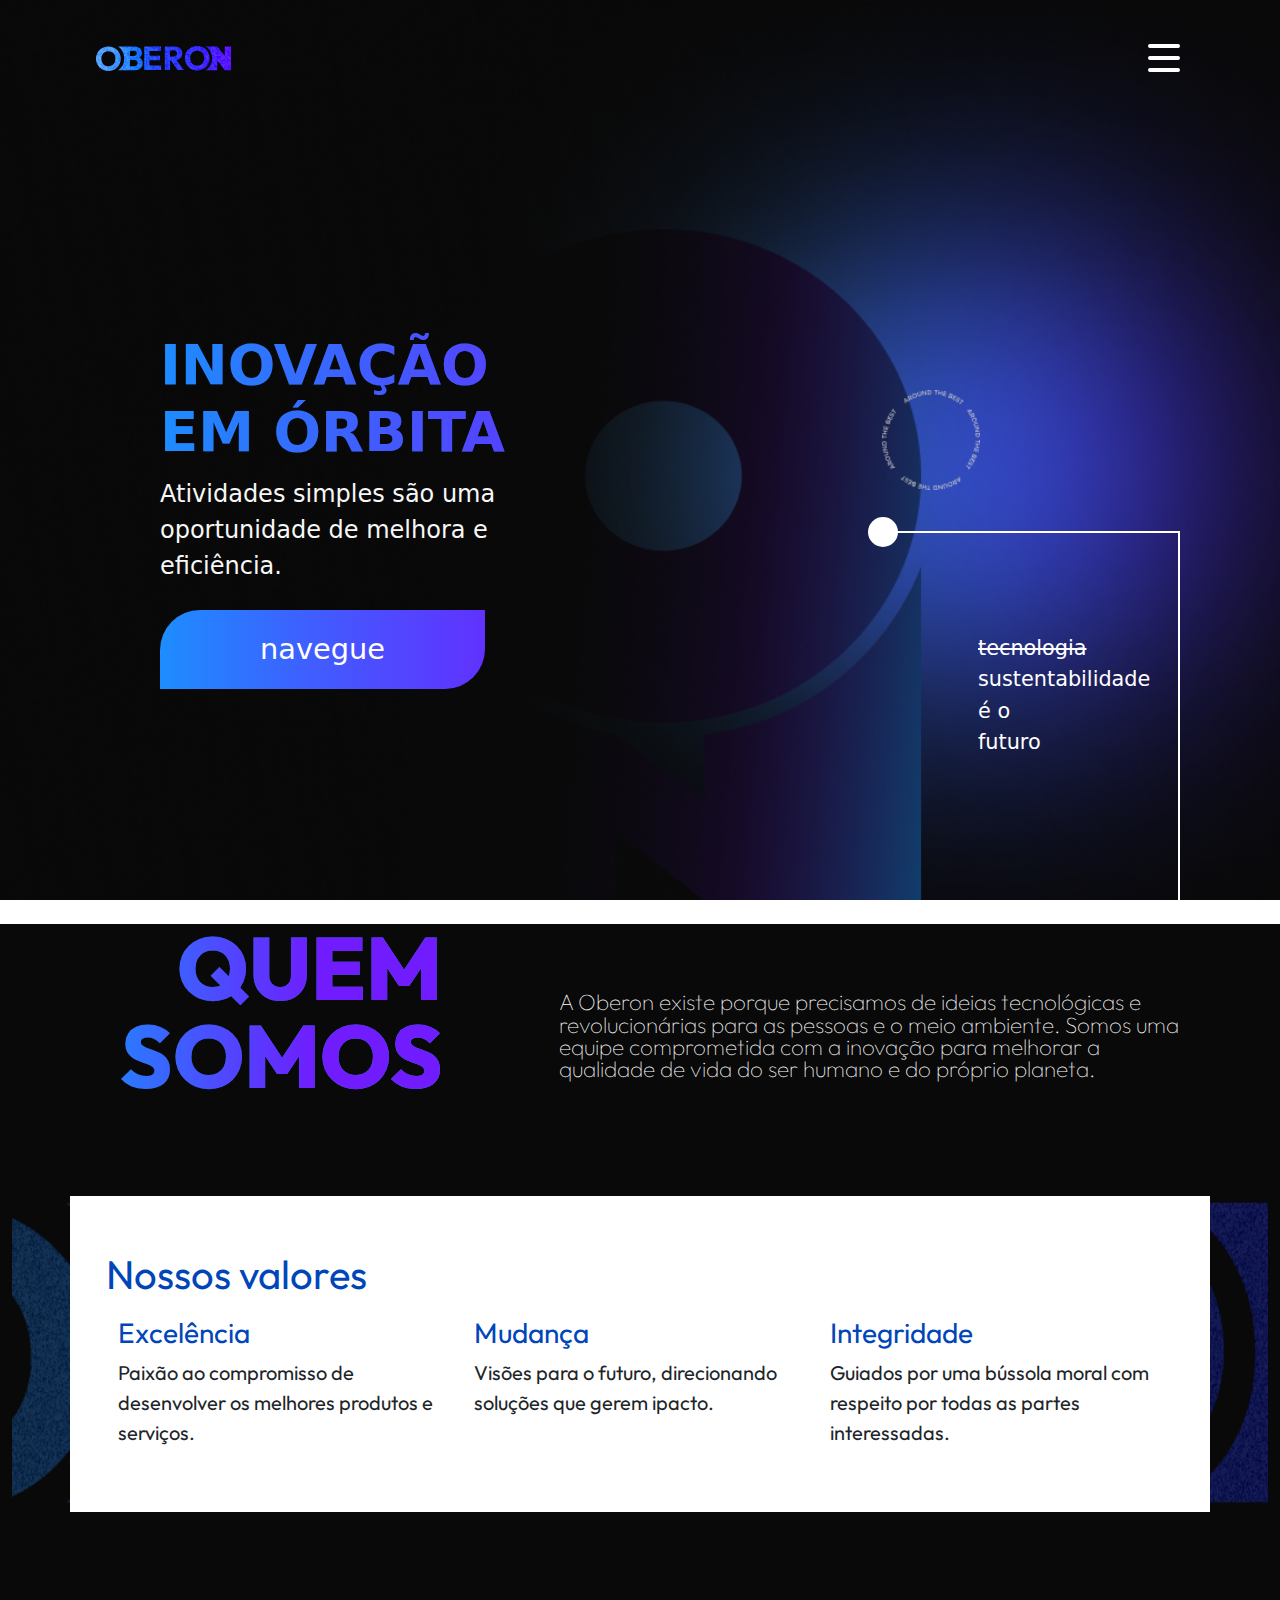
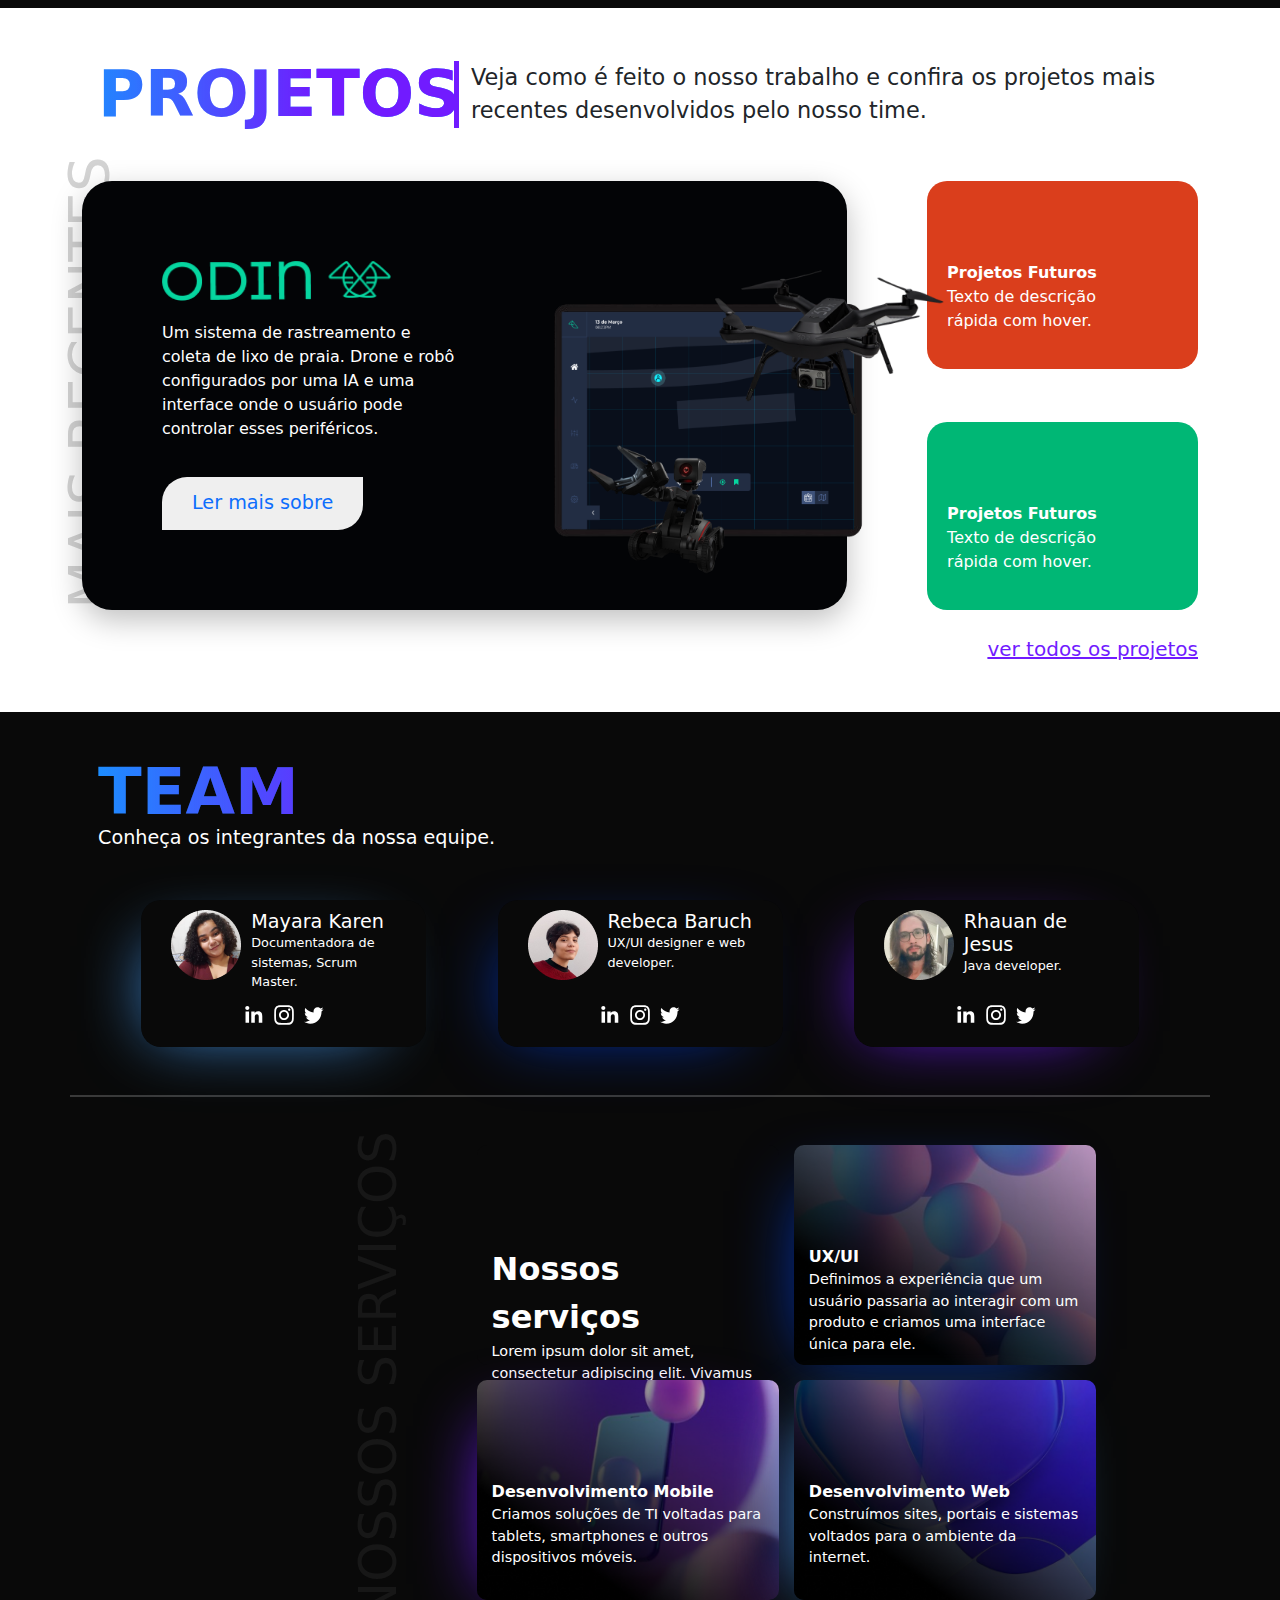
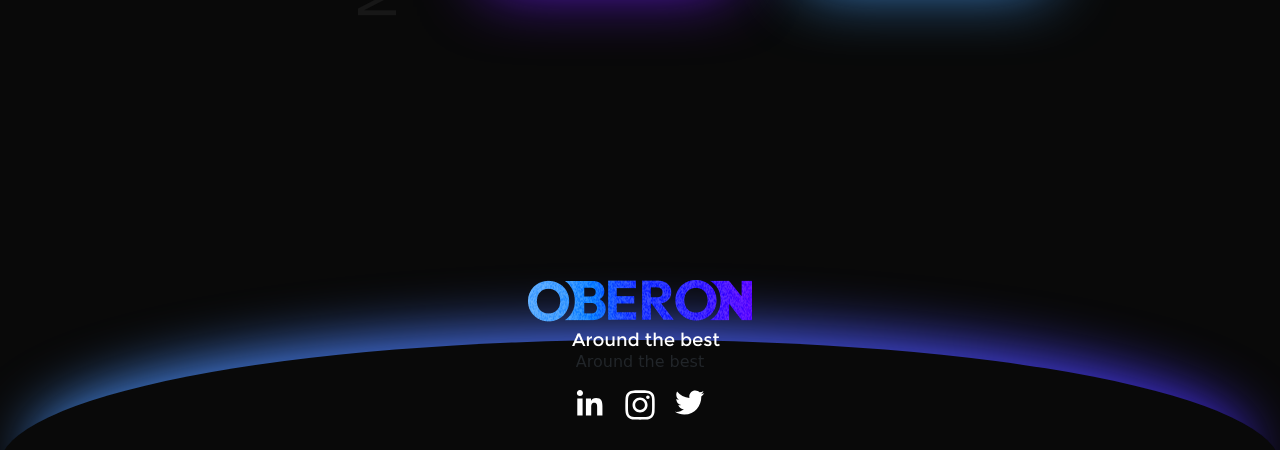
<file: index.html>
<!DOCTYPE html>
<html lang="pt-br">

<head>
    <meta charset="UTF-8">
    <meta http-equiv="X-UA-Compatible" content="IE=edge">
    <meta name="viewport" content="width=device-width, initial-scale=1.0">
    <title>Oberon</title>
    <link rel="stylesheet" href="./assets/css/style.css">
    <link rel="icon" href="./assets/img/fav-icon.png">
    <link rel="stylesheet" href="./assets/css/bootstrap.min.css">
    <script src="./assets/js/script.js" defer></script>
    
    <link rel="preconnect" href="https://fonts.googleapis.com">
    <link rel="preconnect" href="https://fonts.gstatic.com" crossorigin>
    <link href="https://fonts.googleapis.com/css2?family=Outfit:wght@100;300;500;700;900&display=swap" rel="stylesheet">

</head>

<body>
    <section class="hero__section">
        <nav class="nav__container">
            <nav class="navbar">
                <div class="nav__logo">
                    <img src="./assets/img/logo.svg" alt="">
                </div>
                <div class="mobile__menu" onclick="mobileNavBar()">
                    <div class="line1"></div>
                    <div class="line2"></div>
                    <div class="line3"></div>
                </div>
                <ul class="nav__links">
                    <li><a href="#about" onclick="mobileNavBar()">Quem somos</a></li>
                    <li><a href="#projects" onclick="mobileNavBar()">Projetos</a></li>
                    <li><a href="#team" onclick="mobileNavBar()">Nosso Time</a></li>
                    <li><a href="#services" onclick="mobileNavBar()">Serviços</a></li>
                </ul>
            </nav>
        </nav>
        <div class="hero__texts">
            <div class="left">
                <div id="xml"><h1 data-text="title"></h1></div>
                <p class="subtitle"> Atividades simples são uma oportunidade de melhora e eficiência.  </p>
                <a href="#about"><button>navegue</button></a>
            </div>
            <div class="right">
                <img src="./assets/img/hero-circle.png" alt="">
                <div class="line__text">
                    <div class="circle">
                    </div>
                    <p>
                        <strike>tecnologia</strike>
                        sustentabilidade
                        é o futuro
                    </p>
                </div>
            </div>
        </div>
    </section>

    <section id="about" class="about__section container-fluid pb-5">
        <div class="container row mx-auto justify-content-between align-items-center">
            <div class="col-sm-12 col-md-4 about__title mb-5">QUEM SOMOS</div>
            <div class="col-sm-12 col-md-7 about__text">A Oberon existe porque precisamos de ideias tecnológicas e
                revolucionárias para as pessoas e o meio ambiente. Somos uma equipe comprometida com a inovação para
                melhorar a qualidade de vida do ser humano e do próprio planeta.</div>
        </div>
        <div class="container-fluid our__values__bg ">
            <div class="container our__values mt-5 px-5 py-5 mb-5">
                <div class="row fs-1 mb-2 title values">
                    Nossos valores
                </div>
                <div class="row">
                    <div class="col-sm-12 col-md-4">
                        <p class="title fs-3 mb-1">Excelência</p>
                        <p class="text fs-5">
                            Paixão ao compromisso de desenvolver os melhores produtos e serviços.
                        </p>
                    </div>
                    <div class="col-sm-12 col-md-4">
                        <p class="title fs-3 mb-1">Mudança</p>
                        <p class="text fs-5">
                            Visões para o futuro, direcionando soluções que gerem ipacto.
                        </p>
                    </div>
                    <div class="col-sm-12 col-md-4">
                        <p class="title fs-3 mb-1">Integridade</p>
                        <p class="text fs-5">
                            Guiados por uma bússola moral com respeito por todas as partes interessadas.
                        </p>
                    </div>
                </div>
            </div>
        </div>
    </section>

    <section id="projects" class="projects__section container-fluid pb-5">
        <div class="container row mx-auto justify-content-between align-items-center mt-5">
            <div class="col-sm-12 col-md-4 projects__title px-3">Projetos</div>
            <div class="col-sm-12 col-md-8 projects__text">Veja como é feito o nosso trabalho e confira os projetos mais
                recentes desenvolvidos pelo nosso time.</div>
        </div>
        <section class="container-fluid">
            <div class="cards container">
                <div class="left__cards">
                    <h2 class="recent">Mais recentes</h2>
                    <div class="texts">
                        <div class="logo">
                            <img src="./assets/img/logo-odin.png" alt="">
                        </div>
                        <p class="info">
                            Um sistema de rastreamento e coleta de lixo de praia. Drone e robô configurados por uma IA e
                            uma interface onde o usuário pode controlar esses periféricos.
                        </p>
                        <button class="read__more">
                            <a href="pages/odin.html">Ler mais sobre</a> 
                        </button>
                    </div>
                    <div class="project__image">
                        <img src="./assets/img/project-image.png" alt="">
                    </div>
                </div>
                <div class="right__cards">
                    <div class="texts proj2">
                        <div class="title">
                            <strong>Projetos Futuros</strong>
                        </div>
                        <p class="info">
                            Texto de descrição rápida com hover.
                        </p>
                    </div>
                    <div class="texts proj3">
                        <div class="title">
                            <strong>Projetos Futuros</strong>
                        </div>
                        <p class="info">
                            Texto de descrição rápida com hover.
                        </p>
                    </div>
                </div>
        </section>
        <div class="container d-flex justify-content-end mt-4">
            <a class="fs-5 projects__link" href="#">ver todos os projetos</a>
        </div>
    </section>

    <section id="team" class="team__section container-fluid pb-5">
        <div class="container pb-5 team_container">
            <div class="col-sm-12 col-md-5 px-3 mb-5 pt-5">
                <h2 class="team__title">TEAM</h2>
                <p class="team__subtitle">Conheça os integrantes da nossa equipe.</p>
            </div>
            <div class="team__members row d-flex justify-content-evenly">
                <div class="col-sm-12 col-md-3 member__card card1">
                    <div class="image">
                        <img src="./assets/img/may.png" alt="">
                    </div>
                    <div class="member__infos">
                        <h3 class="name">
                            Mayara Karen
                        </h3>
                        <p class="role">
                            Documentadora de sistemas, Scrum Master.
                        </p>
                        <div class="socials">
                            <a href="#">
                                <img src="./assets/img/linkedin.svg" alt="">
                            </a>
                            <a href="#">
                                <img src="./assets/img/insta.svg" alt="">
                            </a>
                            <a href="#">
                                <img src="./assets/img/twitter.svg" alt="">
                            </a>
                        </div>
                    </div>
                </div>
                <div class="col-sm-12 col-md-3 member__card card2">
                    <div class="image">
                        <img src="./assets/img/beca.png" alt="">
                    </div>
                    <div class="member__infos">
                        <h3 class="name">
                            Rebeca Baruch
                        </h3>
                        <p class="role">
                            UX/UI designer e web developer.
                        </p>
                        <div class="socials">
                            <a href="#">
                                <img src="./assets/img/linkedin.svg" alt="">
                            </a>
                            <a href="#">
                                <img src="./assets/img/insta.svg" alt="">
                            </a>
                            <a href="#">
                                <img src="./assets/img/twitter.svg" alt="">
                            </a>
                        </div>
                    </div>
                </div>
                <div class="col-sm-12 col-md-3 member__card card3">
                    <div class="image">
                        <img src="./assets/img/rha.png" alt="">
                    </div>
                    <div class="member__infos">
                        <h3 class="name">
                            Rhauan de Jesus
                        </h3>
                        <p class="role">
                            Java developer.
                        </p>
                        <div class="socials">
                            <a href="#">
                                <img src="./assets/img/linkedin.svg" alt="">
                            </a>
                            <a href="#">
                                <img src="./assets/img/insta.svg" alt="">
                            </a>
                            <a href="#">
                                <img src="./assets/img/twitter.svg" alt="">
                            </a>
                        </div>
                    </div>
                </div>
            </div>
        </div>
    </section>

    <section id="services" class="services__section container-fluid">
        <div class="container services__container ">
            <div class="row services__cards gx-2">
                <h2 class="side__text">NOSSOS SERVIÇOS</h2>
                <div class="col-5 _card card1">
                    <p class="heading">Nossos serviços</p>
                    <p class="text">
                        Lorem ipsum dolor sit amet, consectetur adipiscing elit. Vivamus cursus mauris et erat
                        pellentesque.
                    </p>
                </div>
                <div class="col-5 _card card2">
                    <p class="heading">UX/UI</p>
                    <p class="text">
                        Definimos a experiência que um usuário passaria ao interagir com um produto e criamos uma
                        interface única para ele.
                    </p>
                </div>
                <div class="col-5 _card card3">
                    <p class="heading">Desenvolvimento Mobile</p>
                    <p class="text">
                        Criamos soluções de TI voltadas para tablets, smartphones e outros dispositivos móveis.
                    </p>
                </div>
                <div class="col-5 _card card4">
                    <p class="heading">Desenvolvimento Web</p>
                    <p class="text">
                        Construímos sites, portais e sistemas voltados para o ambiente da internet.
                    </p>
                </div>
            </div>
        </div>
    </section>

    <footer class="footer__section">
        <div class="footer__content">
            <img src="./assets/img/logo-footer.png" alt="">
            <p>Around the best</p>
            <div class="socials">
                <a href="#">
                    <img src="./assets/img/linkedin.svg" alt="">
                </a>
                <a href="#">
                    <img src="./assets/img/insta.svg" alt="">
                </a>
                <a href="#">
                    <img src="./assets/img/twitter.svg" alt="">
                </a>
            </div>
        </div>
        <div class="footer__bg">
        </div>
    </footer>
    <script src="./assets/js/xml.js"  type="module" defer></script>
</body>

</html>
</file>
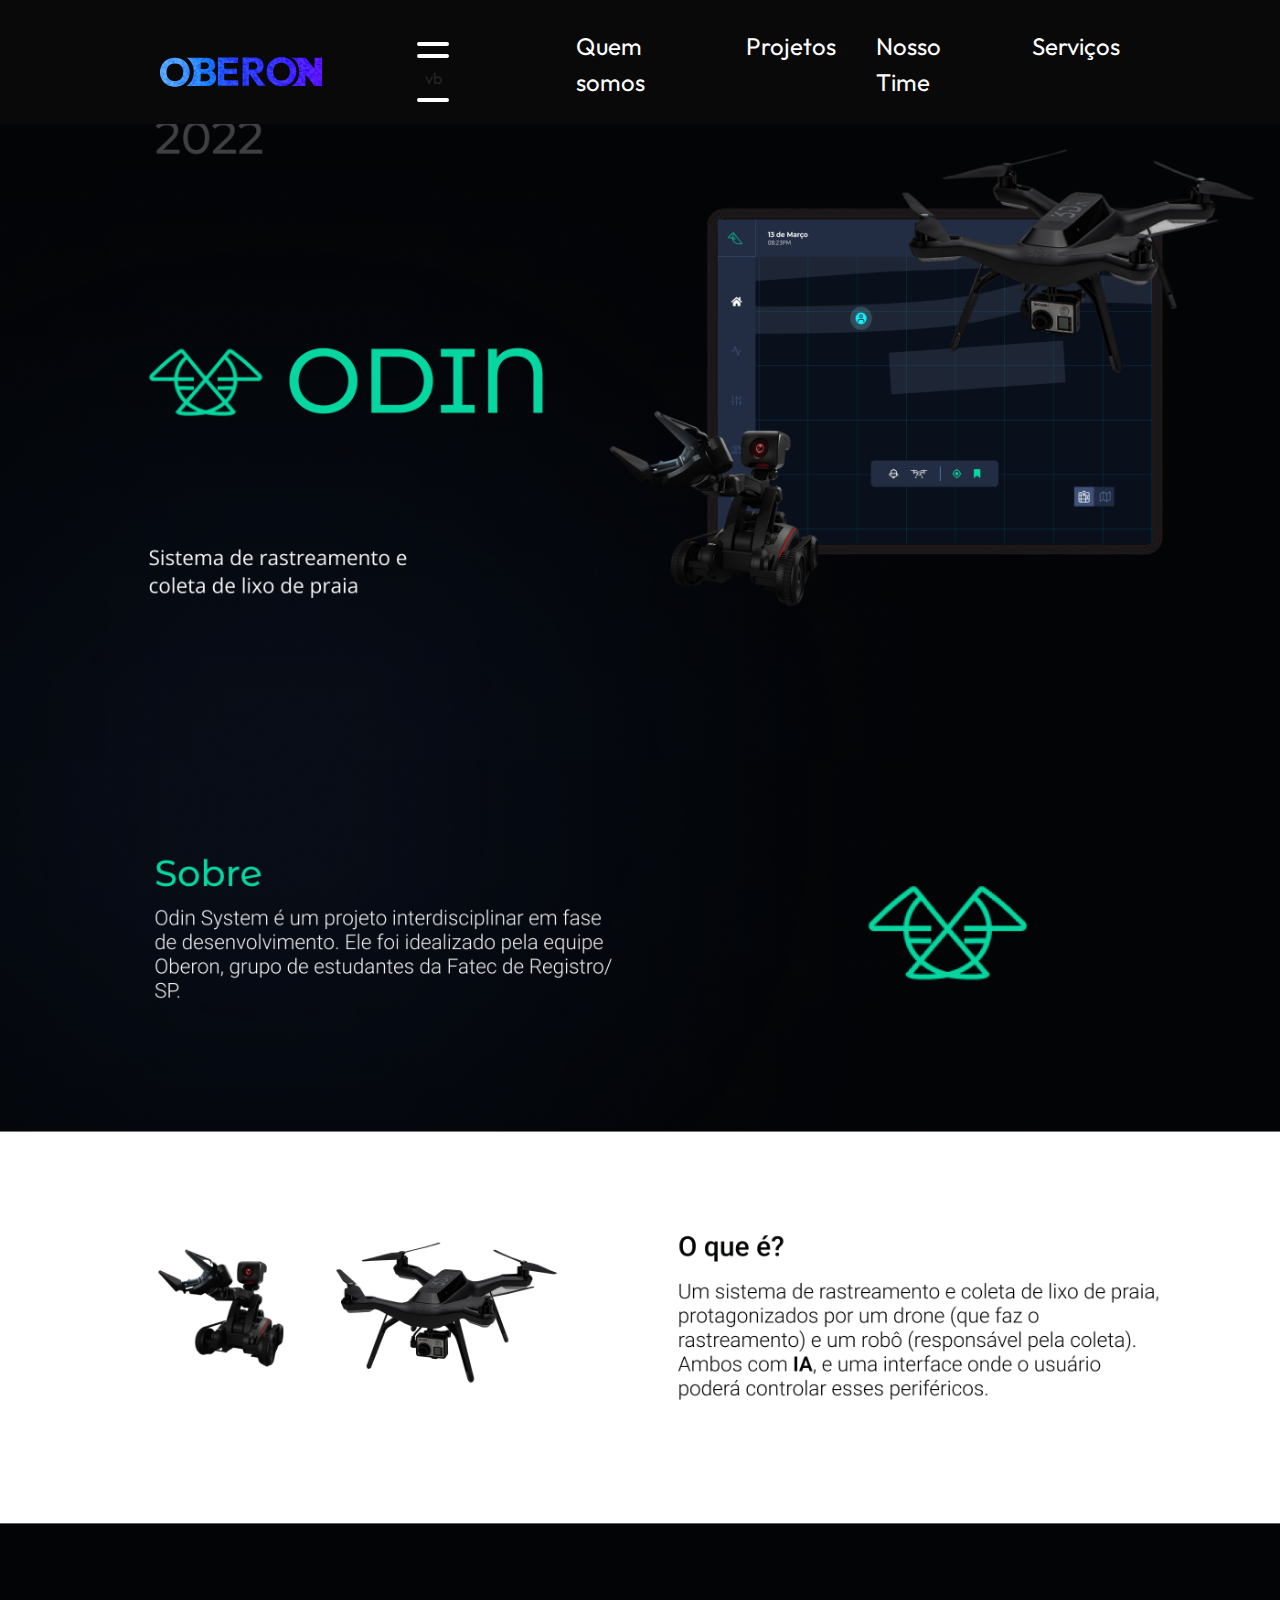
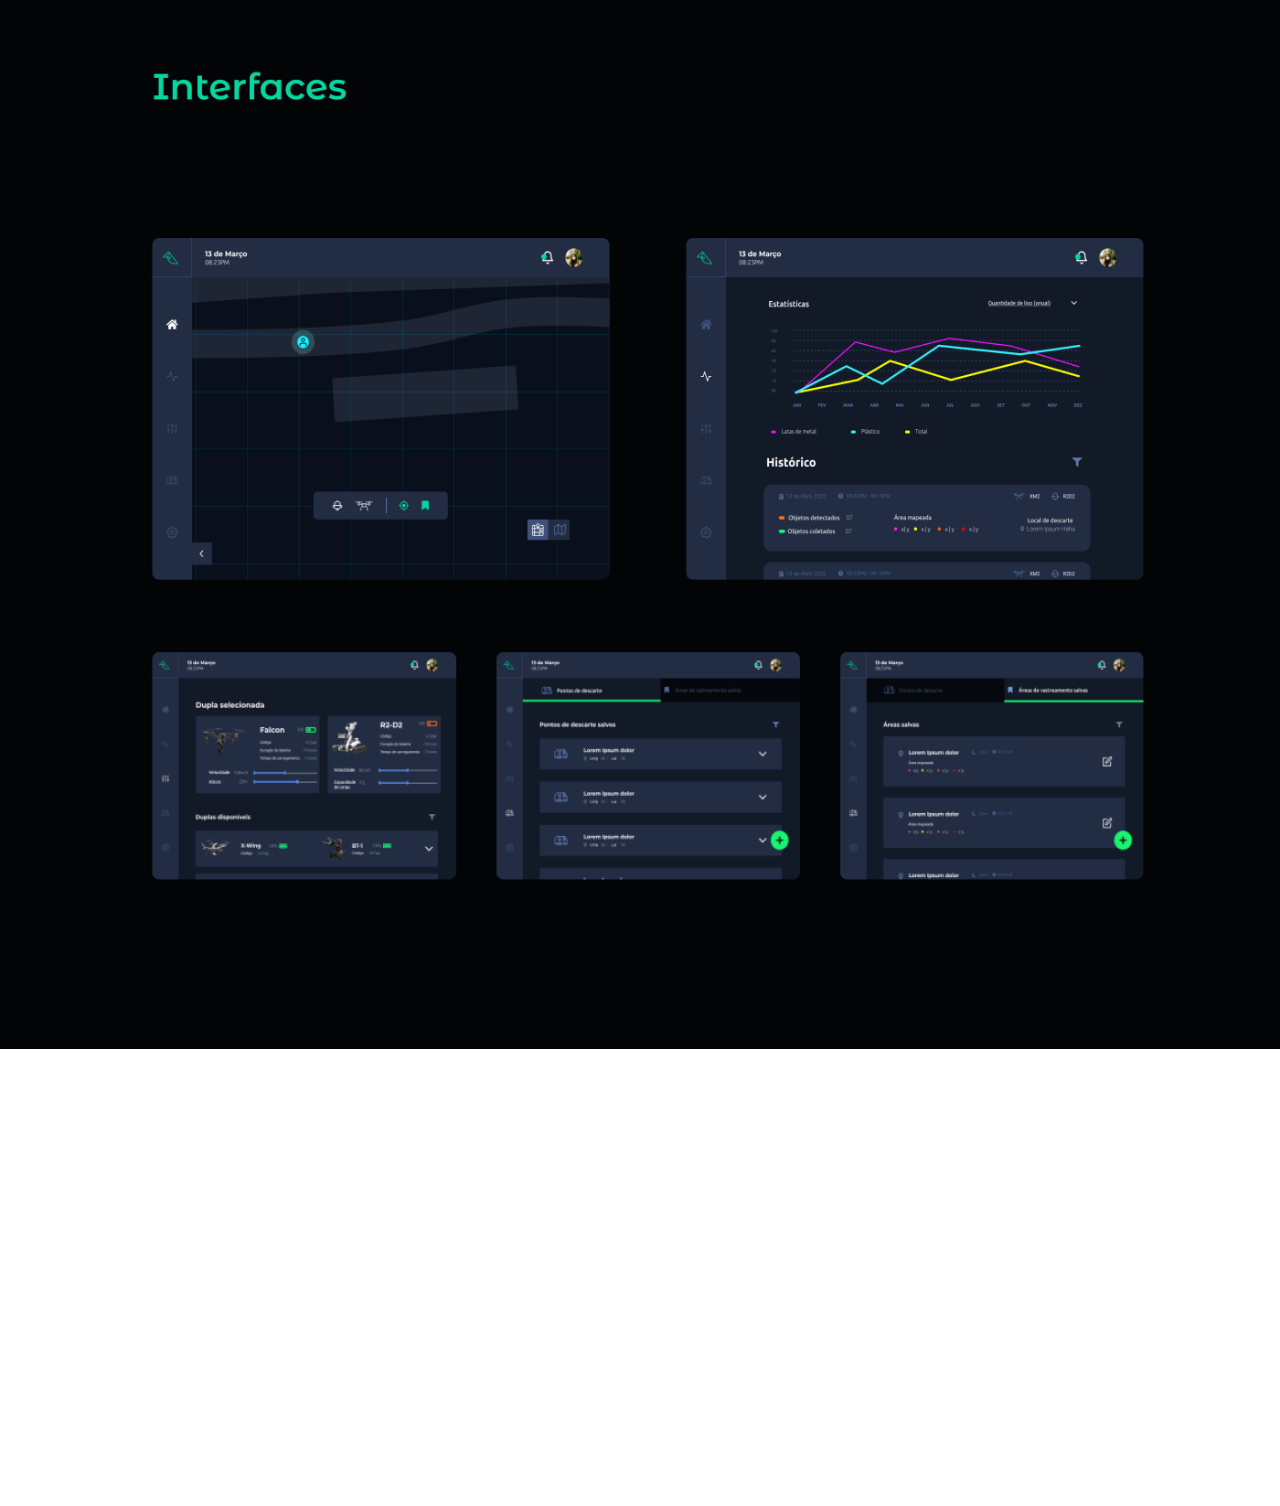
<file: pages/odin.html>
<!DOCTYPE html>
<html lang="en">
<head>
    <meta charset="UTF-8">
    <meta http-equiv="X-UA-Compatible" content="IE=edge">
    <meta name="viewport" content="width=device-width, initial-scale=1.0">
    <title>Odin System</title>
    <link rel="stylesheet" href="../assets/css/style.css">
    <link rel="icon" href="../assets/img/fav-icon.png">
    <link rel="stylesheet" href="../assets/css/bootstrap.min.css">
    <script src="../assets/js/script.js" defer></script>
    <link rel="preconnect" href="https://fonts.googleapis.com">
    <link rel="preconnect" href="https://fonts.gstatic.com" crossorigin>
    <link href="https://fonts.googleapis.com/css2?family=Outfit:wght@100;300;500;700;900&display=swap" rel="stylesheet">

</head>
<body class="odin-body">
    <section class="odin-hero__section">
        <nav class="nav__container">
            <nav class="navbar">
                <div class="nav__logo">
                    <img src="../assets/img/logo.svg" alt="">
                </div>
                <div class="mobile__menu" onclick="mobileNavBar()">
                    <div class="line1"></div>
                    <div class="line2"></div>                                                                                                                                                                                                                                                                                                                                                                                                                                                                                                                                                                                                                                                                                                                                                                                                                                                                                                                                                                                                                                                                                                                                                                                                                                                                                                                                                                                                                                                                                                                                                                                                                                                                                                                                                                                                                                                                                                                                                                                                                                                                                                                                                                                                                                                                                                                                                                                                                                                                                                                                                                                                                                                                                                                                                                                                                                                                                                                                                                                                                                                                                                                                                                                                                                                                                                                                                                                                                                                                                                                                                                                                                                                                                                                                                                                                                                                                                                                                                                                                                                                                                                                                                                                                                                                                                                                                                                                                                                                                                                                                                                                                                                                                                                                                                                                                                                                                                                                                                                                                                                                                                                                                                                                                                                                                                                                                                                                                                                                                                                                                                                                                                                                                                                                                                                                                                                                                                                                                                                                                                                                                                                                                                                                                                                                                                                                                                                                                                                                                                                                                                                                                                                                                                                                                                                                                                                                                                                                                                                                                                                                                                                                                                                                                                                                                                                                                                                                                                                                                                                                                                                                                                                                                                                                                                                                                                                                                                                                                                                                                                                                                                                                                                                                                                                                                                                                                                                                                                                                                                                                                                                                                                                                                                                                                                                                                                                                                                                                                                                                                                                                                                                                                                                                                                                                                                                                                                                                                                                                                                                                                                                                                                                                                                                                                                                                                                                                                                                                                                                                                                                                                                                                                                                                                                                                                                                                                                                                                                                                                                                                                                                                                                                                                                                                                                                                                                                                                                                                                                                                                                                                                                                                                                                                                                                                                                                                                                                                                                                                                                                                                                                                                                                                                                                                                                                                                                                                                                                                                                                                                                                                                                                                                                                                                                                                                                                                                                                                                                                                                                                                                                                                                                                                                                                                                                                                                                                                                                                                                                                                                                                                                                                                                                                                                                                                                                                                                                                                                                                                                                                                                                                                                                                                                                                                                                                                                                                                                                                                                                                                                                                                                                                                                                                                                                                                                                                                                                                                                                                                                                                                                                                                                                                                                                                                                                                                                                                                                                                                                                                                                                                                                                                                                                                                                                                                                                                                                                                                                                                                                                                                                                                                                                                                                                                                                                                                                                                                                                                                                                                                                                                                                                                                                                                                                                                                                                                                                                                                                                                                                                                                                                                                                                                                                                                                                                                                                                                                                                                                                                                                                                                                                                                                                                                                                                                                                                                                                                                                                                                                                                                                                                                                                                                                                                                                                                                                                                                                                                                                                                                                                                                                                                                                                                                                                                                                                                                                                                                                                                                                                                                                                                                                                                                                                                                                                                                                                                                                                                                                                                                                                                                                                                                                                                                                                                                                                                                                                                                                                                                                                                                                                                                                                                                                                                                                                                                                                                                                                                                                                                                                                                                                                                                                                                                                                                                                                                                                                                                                                                                                                                                                                                                                                                                                                                                                                                                                                                                                                                                                                                                                                                                                                                                                                                                                                                                                                                                                                                                                                                                                                                                                                                                                                                                                                                                                                                                                                                                                                                                                                                                                                                                                                                                                                                                                                                                                                                                                                                                                                                                                                                                                                                                                                                                                                                                                                                                                                                                                                                                                                                                                                                                                                                                                                                                                                                                                                                                                                                                                                                                                                                                                                                                                                                                                                                                                                                                                                                                                                                                                                                                                                                                                                                                                                                                                                                                                                                                                                                                                                                                                                                                                                                                                                                                                                                                                                                                                                                                                                                                                                                                                                                                                                                                                                                                                                                                                                                                                                                                                                                                                                                                                                                                                                                                                                                                                                                                                                                                                                                                                                                                                                                                                                                                                                                                                                                                                                                                                                                                                                                                                                                                                                                                                                                                                                                                                                                                                                                                                                                                                                                                                                                                                                                                                                                                                                                                                                                                                                                                                                                                                                                                                                                                                                                                                                                                                                                                                                                                                                                                                                                                                                                                                                                                                                                                                                                                                                                                                                                                                                                                                                                                                                                                                                                                                                                                                                                                                                                                                                                                                                                                                                                                                                                                                                                                                                                                                                                                                                                                                                                                                                                                                                                                                                                                                                                                                                                                                                                                                                                                                                                                                                                                                                                                                                                                                                                                                                                                                                                                                                                                                                                                                                                                                                                                                                                                                                                                                                                                                                                                                                                                                                                                                                                                                                                                                                                                                                                                                                                                                                                                                                                                                                                                                                                                                                                                                                                                                                                                                                                                                                                                                                                                                                                                                                                                                                                                                                                                                                                                                                                                                                                                                                                                                                                                                                                                                                                                                                                                                                                                                                                                                                                                                                                                                                                                                                                                                                                                                                                                                                                                                                                                                                                                                                                                                                                                                                                                                                                                                                                                                                                                                                                                                                                                                                                                                                                                                                                                                                                                                                                                                                                                                                                                                                                                                                                                                                                                                                                                                                                                                                                                                                                                                                                                                                                                                                                                                                                                                                                                                                                                                                                                                                                                                                                                                                                                                                                                                                                                                                                                                                                                                                                                                                                                                                                                                                                                                                                                                                                                                                                                                                                                                                                                                                                                                                                                                                                                                                                                                                                                                                                                                                                                                                                                                                                                                                                                                                                                                                                                                                                                                                                                                                                                                                                                                                                                                                                                                                                                                                                                                                                                                                                                                                                                                                                                                                                                                                                                                                                                                                                                                                                                                                                                                                                                                                                                                                                                                                                                                                                                                                                                                                                                                                                                                                                                                                                                                                                                                                                                                                                                                                                                                                                                                                                                                                                                                                                                                                                                                                                                                                                                                                                                                                                                                                                                                                                                                                                                                                                                                                                                                                                                                                                                                                                                                                                                                                                                                                                                                                                                                                                                                                                                                                                                                                                                                                                                                                                                                                                                                                                                                                                                                                                                                                                                                                                                                                                                                                                                                                                                                                                                                                                                                                                                                                                                                                                                                                                                                                                                                                                                                                                                                                                                                                                                                                                                                                                                                                                                                                                                                                                                                                                                                                                                                                                                                                                                                                                                                                                                                                                                                                                                                                                                                                                                                                                                                                                                                                                                                                                                                                                                                                                                                                                                                                                                                                                                                                                                                                                                                                                                                                                                                                                                                                                                                                                                                                                                                                                                                                                                                                                                                                                                                                                                                                                                                                                                                                                                                                                                                                                                                                                                                                                                                                                                                                                                                                                                                                                                                                                                                                                                                                                                                                                                                                                                                                                                                                                                                                                                                                                                                                                                                                                                                                                                                                                                                                                                                                                                                                                                                                                                                                                                                                                                                                                                                                                                                                                                                                                                                                                                                                                                                                                                                                                                                                                                                                                                                                                                                                                                                                                                                                                                                                                                                                                                                                                                                                                                                                                                                                                                                                                                                                                                                                                                                                                                                                                                                                                                                                                                                                                                                                                                                                                                                                                                                                                                                                                                                                                                                                                                                                                                                                                                                                                                                                                                                                                                                                                                                                                                                                                                                                                                                                                                                                                                                                                                                                                                                                                                                                                                                                                                                                                                                                                                                                                                                                                                                                                                                                                                                                                                                                                                                                                                                                                                                                                                                                                                                                                                                                                                                                                                                                                                                                                                                                                                                                                                                                                                                                                                                                                                                                                                                                                                                                                                                                                                                                                                                                                                                                                                                                                                                                                                                                                                                                                                                                                                                                                                                                                                                                                                                                                                                                                                                                                                                                                                                                                                                                                                                                                                                                                                                                                                                                                                                                                                                                                                                                                                                                                                                                                                                                                                                                                                                                                                                                                                                                                                                                                                                                                                                                                                                                                                                                                                                                                                                                                                                                                                                                                                                                                                                                                                                                                                                                                                                                                                                                                                                                                                                                                                                                                                                                                                                                                                                                                                                                                                                                                                                                                                                                                                                                                                                                                                                                                                                                                                                                                                                                                                                                                                                                                                                                                                                                                                                                                                                                                                                                                                                                                                                                                                                                                                                                                                                                                                                                                                                                                                                                                                                                                                                                                                                                                                                                                                                                                                                                                                                                                                                                                                                                                                                                                                                                                                                                                                                                                                                                                                                                                                                                                                                                                                                                                                                                                                                                                                                                                                                                                                                                                                                                                                                                                                                                                                                                                                                                                                                                                                                                                                                                                                                                                                                                                                                                                                                                                                                                                                                                                                                                                                                                                                                                                                                                                                                                                                                                                                                                                                                                                                                                                                                                                                                                                                                                                                                                                                                                                                                                                                                                                                                                                                                                                                                                                                                                                                                                                                                                                                                                                                                                                                                                                                                                                                                                                                                                                                                                                                                                                                                                                                                                       vb                     <div class="line3"></div>
                </div>
                <ul class="nav__links">
                    <li><a href="#about" onclick="mobileNavBar()">Quem somos</a></li>
                    <li><a href="#projects" onclick="mobileNavBar()">Projetos</a></li>
                    <li><a href="#team" onclick="mobileNavBar()">Nosso Time</a></li>
                    <li><a href="#services" onclick="mobileNavBar()">Serviços</a></li>
                </ul>
            </nav>
        </nav>
        
    </section>
    
    <img src="../assets/img/parte01.png" alt="">

    <iframe width="100%" height="450px" src="https://www.figma.com/embed?embed_host=share&url=https%3A%2F%2Fwww.figma.com%2Fproto%2FBFLFlRGgtvfjyBMAfUzzZN%2FODIN-System%3Fnode-id%3D1%253A2%26scaling%3Dscale-down%26page-id%3D0%253A1%26starting-point-node-id%3D1%253A2" allowfullscreen></iframe>
</body>
</html>
</file>
<file: assets/css/style.css>
:root {
    --dark-color: #090909;
    --semi-dark-color: #171717;
    --violet-color: #711BFF;
    --blue-color: #1D8DFF;
    --darkblue-color: #0046B9;
}

body, 
.odin-body {
    font-family: sans-serif;
    margin: 0;
    padding: 0;
    box-sizing: border-box;
    background: var(--bg-color);
    scroll-behavior: smooth;
}

/*
    Hero section (navbar, logo, links etc)
*/
.hero__section {
    overflow: hidden;
    background: url('../img/bg.png') no-repeat center bottom;
    background-size: cover;
    min-height: 100vh;
    min-width: 100%;
    background-attachment: fixed;
}

.odin-hero__section {
    overflow: hidden;
    background-size: cover;
    min-width: 100%;
    background-attachment: fixed;
}

.fixed__nav,
.odin-hero__section{
    position: fixed;
    top: 0;
    width: 100%;
    background-color: var(--dark-color);
    z-index: 9999;
}

.hero__section .nav__container,
.odin-hero__section .nav__container{
    font-family: 'Outfit', sans-serif;
    padding-top: 20px;
    min-height: 60px;
}

.hero__section .nav__container .navbar,
.odin-hero__section .nav__container .navbar{
    justify-content: space-between;
    display: flex;
    min-height: 60px;
    width: 75%;
    margin: auto;
    align-items: center;
}

.hero__section .nav__container .navbar .nav__logo,
.odin-hero__section .nav__container .navbar .nav__logo{
    display: flex;
    align-items: center;
    min-height: 60px;
}

.hero__section .nav__container .navbar .nav__logo img, 
.odin-hero__section .nav__container .navbar .nav__logo img{
    min-height: 30px;
}

.hero__section .nav__container .nav__links,
.odin-hero__section .nav__container .nav__links {
    display: flex;
    list-style: none;
    width: 60%;
    justify-content: space-evenly;
    gap: 40px;
}

.hero__section .nav__container .nav__links li a,
.odin-hero__section .nav__container .nav__links li a {
    color: #fff;
    text-decoration: none;
    font-size: 1.5rem;
    padding-bottom: 5px;
}

.hero__section .nav__container .nav__links li a,
.odin-hero__section .nav__container .nav__links li a {
    background:
        linear-gradient(to right,
            transparent,
            transparent),
        linear-gradient(to right,
            rgba(255, 0, 0, 1),
            rgba(255, 0, 180, 1),
            rgba(0, 100, 200, 1));
}

.hero__section .nav__container .nav__links li a 
.odin-hero__section .nav__container .nav__links li a{
    background:
        linear-gradient(to right,
            transparent,
            transparent),
        linear-gradient(to right,
            rgba(255, 0, 0, 1),
            rgba(255, 0, 180, 1),
            rgba(0, 100, 200, 1));
    background-size: 100% 5px, 0 5px;
}

.hero__section .nav__container .nav__links li a,
.odin-hero__section .nav__container .nav__links li a{
    background:
        linear-gradient(to right,
            transparent,
            transparent),
        linear-gradient(to right,
            rgba(255, 0, 0, 1),
            rgba(255, 0, 180, 1),
            rgba(0, 100, 200, 1));
    background-size: 100% 5px, 0 5px;
    background-position: 100% 100%, 0 100%;
    background-repeat: no-repeat;
}

.hero__section .nav__container .nav__links li a:hover,
.odin-hero__section .nav__container .nav__links li a:hover {
    background-size: 0 3px, 100% 3px;
}

.hero__section .nav__container .nav__links li a,
.odin-hero__section .nav__container .nav__links li a{
    background:
        linear-gradient(to right,
            transparent,
            transparent),
        linear-gradient(to right, rgba(199, 227, 255, 0.413187) 0%, rgba(29, 141, 255, 0.8) 0.01%, rgba(113, 27, 255, 0.4) 44.79%, rgba(113, 27, 255, 0.552) 64.58%, rgba(113, 27, 255, 0.8) 100%);
    background-size: 100% 5px, 0 5px;
    background-position: 100% 100%, 0 100%;
    background-repeat: no-repeat;
    transition: background-size 400ms;
}

.mobile__menu {
    display: none;
}

.hero__section .hero__texts {
    height: 90vh;
    display: flex;
    align-items: center;
    color: #fff;
}

.hero__section .hero__texts .left {
    margin-left: 12.5%;
    display: flex;
    flex-direction: column;
    gap: 10px;
}

.hero__section .hero__texts .left h1 {
    font-weight: 700;
    font-size: 3.5rem;
    max-width: 70%;
    margin-bottom: 0;

    background: linear-gradient(90deg, rgba(199, 227, 255, 0.413187) 0%, rgba(29, 141, 255, 0.8) 0.01%, rgba(113, 27, 255, 0.4) 44.79%, rgba(113, 27, 255, 0.552) 64.58%, rgba(113, 27, 255, 0.8) 100%), #1D8DFF;
    -webkit-background-clip: text;
    -webkit-text-fill-color: transparent;
    background-clip: text;
    text-fill-color: transparent;
}

.hero__section .hero__texts .left p {
    font-weight: 100;
    color: #F7F7F7;
    max-width: 70%;
    font-size: 1.5rem;
}

.hero__section .hero__texts .left button {
    z-index: 1;
    border: 0;
    font-size: 1.8rem;
    font-weight: 500;
    color: #fff;
    padding: 18px 100px;
    background: linear-gradient(90deg, rgba(199, 227, 255, 0.413187) 0%, rgba(29, 141, 255, 0.8) 0.01%, rgba(113, 27, 255, 0.4) 44.79%, rgba(113, 27, 255, 0.552) 64.58%, rgba(113, 27, 255, 0.8) 100%), #1D8DFF;
    border-radius: 40px 0px;
    ;
    width: fit-content;
}

.hero__section .hero__texts {
    position: relative;
}

.hero__section .hero__texts .right {
    width: 50%;
    display: flex;
    justify-content: center;
}

.hero__section .hero__texts .right img {
    height: 100px;
}

.hero__section .hero__texts .right .line__text {
    border-top: 2px solid #fff;
    border-right: 2px solid #fff;
    padding: 100px 100px 340px 340px;
    display: flex;
    position: absolute;
    bottom: -50px;
    right: 100px;
}

.hero__section .hero__texts .right .line__text strike {
    font-weight: 100;
}

.hero__section .hero__texts .right .line__text p {
    width: 100px;
    font-size: 1.3rem;
}

.hero__section .hero__texts .right img {
    margin-top: -120px;
    margin-left: -200px;
}

.hero__section .hero__texts .right .circle {
    padding: 15px;
    background: #ffffff;
    border-radius: 50%;
    margin-top: 20px;
    position: absolute;
    top: -36px;
    left: -20px;
}

.about__section {
    background-color: var(--dark-color);
    font-family: 'Outfit', sans-serif;
}

.about__section .about__title {
    font-size: 5.5rem;
    line-height: 1;
    font-weight: 800;
    background: linear-gradient(270deg, #711BFF 36.11%, rgba(29, 141, 255, 0) 100%), #1D8DFF;
    -webkit-background-clip: text;
    -webkit-text-fill-color: transparent;
    text-align: end;

}

.about__section .about__text {
    font-size: 1.4rem;
    font-weight: lighter;
    line-height: 1;
    color: #fff;
}

.about__section .our__values {
    background: #fff;
}

.about__section .our__values .title {
    color: var(--darkblue-color);
}

.about__section .our__values__bg {
    background: url('../img/oberon-tipo.png') no-repeat center center;
    background-size: cover;
}

.projects__section .projects__title {
    font-size: 4rem;
    line-height: 1.2;
    font-weight: 800;
    background: linear-gradient(270deg, #711BFF 36.11%, rgba(29, 141, 255, 0) 100%), #1D8DFF;
    -webkit-background-clip: text;
    -webkit-text-fill-color: transparent;
    text-align: end;
    text-transform: uppercase;
}

.projects__section .projects__text {
    font-size: 1.4rem;
    border-left: 5px solid var(--violet-color);
}

.projects__section .cards {
    margin-top: 3rem;
    display: flex;
    gap: 80px;
}

.projects__section .cards .recent {
    text-transform: uppercase;
    transform: rotate(-90deg);
    width: fit-content;
    position: absolute;
    color: #D3D3D3;
    font-size: 3.5rem;
    left: -220px;
    top: 168px;
    z-index: -1;
}

.projects__section .cards .left__cards {
    background: #030406;
    border-radius: 30px;
    box-shadow: 0px 10px 30px rgba(0, 0, 0, 0.25);
    flex: 2 0 60%;
    color: #fff;
    padding: 80px;
    display: flex;
    position: relative;
}

.projects__section .cards .left__cards .texts {
    display: flex;
    flex-direction: column;
    width: 50%;
    gap: 20px;
    position: relative;
}

.projects__section .cards .left__cards .texts .logo img {
    height: 40px;
}

.projects__section .cards .left__cards .project__image {
    position: absolute;
    right: -100px;
}

.projects__section .cards .left__cards .project__image img {
    height: 320px;
}

.projects__section .cards .right__cards {
    flex: 1 0 20%;
}

.projects__section .cards .left__cards .texts .read__more {
    z-index: 1;
    border: 0;
    font-size: 1.2rem;
    color: #000;
    padding: 12px 30px;
    border-radius: 25px 0px;
    width: fit-content;
}

.projects__section .cards .left__cards .texts .read__more a{
    text-decoration: none;
}

.projects__section .cards .right__cards {
    display: flex;
    flex-direction: column;
    justify-content: space-between;
    gap: 20px;
}

.projects__section .cards .right__cards .texts {
    color: #fff;
    padding: 80px 50px 20px 20px;
    border-radius: 20px;
}

.projects__section .cards .right__cards .texts.proj2 {
    background: #DA3E1C;
}

.projects__section .cards .right__cards .texts.proj3 {
    background: #00B775;

}

.projects__section .projects__link {
    color: var(--violet-color);
}

.team__section {
    background: var(--dark-color);
    color: #fff;
}

.team__section .team__title {
    font-size: 4rem;
    line-height: 1;
    margin-bottom: 0;
    font-weight: 800;
    background: linear-gradient(270deg, #711BFF 36.11%, rgba(29, 141, 255, 0) 100%), #1D8DFF;
    -webkit-background-clip: text;
    -webkit-text-fill-color: transparent;
    text-align: start;
    text-transform: uppercase;
}

.team__section .team__subtitle {
    font-size: 1.2rem;
}

.team__section .team__members .member__card {
    background: rgba(9, 9, 9, 0.1);
    display: flex;
    padding: 10px 30px;
    border-radius: 20px;
    gap: 10px;
    position: relative;
    padding-bottom: 40px;
}

.team__section .team__members .member__card.card1 {
    box-shadow: -20px 15px 68px -31px #49A3FF;
}

.team__section .team__members .member__card.card2 {
    box-shadow: -20px 15px 68px -31px #0038c8;
}

.team__section .team__members .member__card.card3 {
    box-shadow: -20px 15px 68px -31px #711BFF;
}


.team__section .team__members .member__card .name {
    font-size: 1.2rem;
    margin-bottom: 0;
}

.team__section .team__members .member__card .role {
    position: relative;
    font-size: .8rem;
}

.team__section .team__members .member__card .socials {
    width: 100%;
    display: flex;
    justify-content: center;
    gap: 10px;
    position: absolute;
    bottom: 20px;
    left: 0;
    width: 100%;
    margin: auto;
}

.team__section .team__members .member__card a img {
    width: 20px;
}

.team_container {
    border-bottom: 2px solid rgba(255, 255, 255, 0.2);
}

.services__section {
    background: var(--dark-color);
    color: #fff;
    position: relative;
}

.services__section .services__container {
    position: relative;
    display: flex;
    justify-content: flex-end;
    padding-bottom: 200px;
}

.services__section .side__text {
    text-transform: uppercase;
    transform: rotate(-90deg);
    width: fit-content;
    position: absolute;
    color: #171717;
    font-size: 3.2rem;
    left: 60px;
    top: 200px;
    z-index: 0;
}

.card1 .heading{
    font-size: 2rem !important;
}

.services__cards {
    max-width: 65%;
    right: 0;
    gap: 15px;
}

.services__cards ._card {
    padding: 100px 15px 0px;
    min-height: 220px;
    max-height: 220px;
    border-radius: 10px;
    color: #fff;
}

.services__cards ._card .heading {
    font-weight: 700;
    font-size: 1rem;
    margin-bottom: 0;
}

.services__cards ._card .text {
    font-weight: 400;
    font-size: .9rem;
}

.services__cards ._card.card1 {
    background: var(--dark-color);
}

.services__cards ._card.card2 {
    background: url('../img/ui-ux.png') no-repeat center center;
    background-size: cover;
    box-shadow: -20px 15px 68px -31px #0038C8;
}

.services__cards ._card.card3 {
    background: url('../img/mobile-dev.png') no-repeat center center;
    background-size: cover;
    box-shadow: -20px 15px 68px -31px #711BFF;
}

.services__cards ._card.card4 {
    background: url('../img/web-dev.png') no-repeat center center;
    background-size: cover;
    box-shadow: -20px 15px 68px -31px #49A3FF;
}

.footer__section {
    min-height: 250px;
    overflow: hidden;
    background: var(--dark-color);
    position: relative;
}

.footer__section .footer__bg {
    min-height: 250px;
    transform: translateY(140px);
    border-radius: 50%;
    background: var(--dark-color);
    z-index: -1;
}

.footer__section .footer__bg:before {
    content: "";
    z-index: -1;
    position: absolute;
    top: 0;
    right: 0;
    bottom: 0;
    left: 0;
    background: linear-gradient(-45deg, #4A21FF 0%, #4DA3FF 100%);
    transform: translate3d(0px, -15px, 0) scale(0.95);
    filter: blur(30px);
    opacity: var(0.7);
    transition: opacity 0.3s;
    border-radius: inherit;
}

.footer__section .footer__bg::after {
    content: "";
    z-index: -1;
    position: absolute;
    top: 0;
    right: 0;
    bottom: 0;
    left: 0;
    background: inherit;
    border-radius: inherit;
}

.footer__section .footer__content {
    width: 100%;
    display: flex;
    flex-direction: column;
    justify-content: center;
    align-items: center;
    z-index: 999;
    bottom: 30px;
    position: absolute;
}

.footer__section .footer__content .socials {
    display: flex;
    gap: 20px;
    justify-content: center;
}

.footer__section .footer__content .socials a img {
    width: 30px;
}

@media(max-width: 1440px) {
    .hero__section .hero__texts {
        height: 960px;
    }

    .hero__section .hero__texts .right .line__text {
        padding: 100px 100px 388px 115px;
    }

    .hero__section .hero__texts .right .circle {
        padding: 15px;
        background: #ffffff;
        border-radius: 50%;
        margin-top: 20px;
        position: absolute;
        top: -36px;
        left: -20px;
    }

}

@media(max-width: 1366px) {
    .hero__section .hero__texts {
        height: 92vh;
    }

    .hero__section .hero__texts .right .line__text {
        padding: 100px 100px 200px 90px;
    }

    .hero__section .hero__texts .right .circle {
        padding: 15px;
        background: #ffffff;
        border-radius: 50%;
        margin-top: 20px;
        position: absolute;
        top: -36px;
        left: -20px;
    }
}

@media(max-width: 1024px) {
    .hero__section .hero__texts .right .line__text {
        border-top: 0;
        border-right: 0;
        border-bottom: 2px solid #fff;
        padding: 100px 100px 10px 65px;
        bottom: 50px;
        left: 0;
        right: 10%;
    }

    .hero__section .hero__texts .right .line__text p {
        display: none;
    }

    .hero__section .hero__texts .right img {
        margin-top: 0;
        margin-left: 0;
        position: absolute;
        bottom: 0;
        right: 5%;
    }

    .hero__section .hero__texts .right .circle {
        top: auto;
        left: auto;
        bottom: -15px;
        right: -1%;
    }
}

/*Odin page*/
.odin-body > img{
    width: 100%;
}
/*
    Mobile
*/
@media (max-width: 1300px) {
    .hero__section .nav__container .navbar {
        justify-content: space-between;
        display: flex;
        min-height: 60px;
        width: 85%;
        margin: auto;
        align-items: center;

    }

    .hero__section .nav__container .navbar .nav__logo img {
        min-height: 25px;
    }

    .mobile__menu {
        width: 40px;
        display: flex;
        flex-direction: column;
        justify-content: center;
        gap: 8px;
        align-items: center;
    }

    .mobile__menu div {
        border-radius: 5px;
        background: #fff;
        border: 2px solid #fff;
        width: 80%;
        transition: all .3s ease-in-out;
    }

    .hero__section .nav__container .nav__links {
        background: var(--dark-color);
        z-index: 2;
        position: fixed;
        min-height: 100vh;
        min-width: 100%;
        left: 0;
        top: 70px;
        flex-direction: column;
        justify-content: flex-start;
        padding: 80px 0 0 0;
        gap: 60px;
        transform: translateX(100%);
        transition: all .3s ease-in-out;
    }

    .hero__section .nav__container .nav__links li {
        text-align: center;
    }

    .hero__section .nav__container .nav__links.open {
        transform: translateX(0);
    }

    .mobile__menu.open .line1 {
        transform: rotate(-45deg) translate(-10px, 8px);
    }

    .mobile__menu.open .line2 {
        opacity: 0;
    }

    .mobile__menu.open .line3 {
        transform: rotate(45deg) translate(-8px, -7px);
    }
}

@media (max-width: 1000px) {

    .projects__section .cards {
        gap: 20px;
        overflow: scroll;
    }

    .projects__section .cards .recent {
        display: none;
    }

    .projects__section .cards .left__cards {
        background: #030406;
        border-radius: 30px;
        box-shadow: 0px 10px 30px rgba(0, 0, 0, 0.25);
        flex: 1 0 80%;
        color: #fff;
        padding: 50px;
        display: flex;
        position: relative;
    }

    .projects__section .cards .left__cards .texts {
        display: flex;
        flex-direction: column;
        width: 100%;
        gap: 20px;
        position: relative;
    }

    .projects__section .cards .left__cards .project__image img {
        display: none;
    }

    .projects__section .cards .right__cards {
        border-radius: 30px;
        flex: 2 0 180%;
        flex-direction: row;
        color: #fff;
        justify-content: inherit;
        padding: 0;
    }

    .projects__section .cards .right__cards .texts {
        color: #fff;
        padding: 80px 80px 20px 20px;
        border-radius: 20px;
        font-size: 1.6rem;
        width: 50%;
    }

    .team__members {
        flex-direction: column;
        margin: auto;
        gap: 50px;
    }

    .team__members .member__card {
        width: 100%;
    }

    .services__section {
        background: var(--dark-color);
        color: #fff;
        position: relative;
    }

    .services__section .services__container {
        position: relative;
        display: flex;
        justify-content: center;
        padding-bottom: 200px;
    }

    .services__section .side__text {
        text-transform: uppercase;
        transform: rotate(-90deg);
        width: 100%;
        position: absolute;
        color: #171717;
        font-size: 5rem;
        left: -485px;
        top: 390px;
        z-index: 10;
    }

    .services__cards {
        max-width: 90%;
        right: 0;
        gap: 15px;
        flex-direction: row;
    }

    .services__cards.row {
        flex-wrap: nowrap;
        overflow-x: scroll;
        overflow-y: hidden;
    }

    .services__cards ._card {
        min-height: 300px;
        width: 75%;
    }

    .services__cards ._card .heading {
        font-weight: 700;
        font-size: 1rem;
        margin-bottom: 0;
    }

    .services__cards ._card .text {
        font-weight: 400;
        font-size: .9rem;
    }

    .services__cards ._card.card1 {
        min-height: 200px;
        max-height: 200px;
        background: var(--dark-color);
        position: absolute;
        top: 0;
        left: 0;
        width: 100%;
    }

    .services__cards ._card.card2 {
        background: url('../img/ui-ux.png') no-repeat center center;
        background-size: cover;
        box-shadow: -20px 15px 68px -31px #0038C8;
        margin-top: 220px;
    }

    .services__cards ._card.card3 {
        background: url('../img/mobile-dev.png') no-repeat center center;
        background-size: cover;
        box-shadow: -20px 15px 68px -31px #711BFF;
        margin-top: 220px;
    }

    .services__cards ._card.card4 {
        background: url('../img/web-dev.png') no-repeat center center;
        background-size: cover;
        box-shadow: -20px 15px 68px -31px #49A3FF;
        margin-top: 220px;
    }
}

@media (max-width: 768px) {
    .hero__section {
        background: url('../img/bg-mobile.png') no-repeat center bottom;
        background-size: cover;
        min-height: 100vh;
        min-width: 100%;
        background-attachment: fixed;
    }

    .hero__section .hero__texts .right .circle {
        top: auto;
        left: auto;
        bottom: -15px;
        right: 0%;
    }

    .hero__section .hero__texts .right .line__text {
        border-top: 0;
        border-right: 0;
        border-bottom: 2px solid #fff;
        padding: 100px 100px 10px 65px;
        bottom: 50px;
        left: 0;
        right: 12%;
    }

    .projects__section .projects__title {
        text-align: start;
    }

    .projects__section .projects__text {
        font-size: 1.2rem;
        border-left: 0;
    }

    .services__section .side__text {
        left: -390px;
    }

}

@media (max-width: 425px) {
    .services__cards ._card {
        width: 80%;
    }

    .hero__section .hero__texts {
        width: 90%;
        margin: auto;
    }

    .hero__section .hero__texts {
        height: 700px;
    }

    .hero__section .hero__texts .left {
        display: flex;
        justify-content: center;
    }

    .hero__section .hero__texts .left h1 {
        max-width: 100%;
    }

    .hero__section .hero__texts .left p {
        max-width: 100%;
    }

    .hero__section .hero__texts .left button {
        width: 100%;
        margin: auto;
        padding: 18px 80px;
    }

    .hero__section .hero__texts .left {
        margin-left: auto;
        display: flex;
        flex-direction: column;
        gap: 10px;
    }

    .hero__section .hero__texts .right .line__text {
        border-top: 0;
        border-right: 0;
        border-bottom: 2px solid #fff;
        padding: 100px 100px 10px 65px;
        bottom: 50px;
        left: -20px;
        right: 16%;
    }

    .about__section .about__title {
        font-size: 4rem;
        text-align: start;
    }

    .hero__section .hero__texts .left {
        margin-left: 0;
    }

    .our__values .title.values {
        border-bottom: 2px solid var(--darkblue-color);
        width: fit-content;
    }

    .projects__section .projects__title {
        font-size: 3rem;
    }

    .projects__section .cards .right__cards .texts {
        padding-right: 20px;
        width: 100%;
    }

    .projects__section .cards {
        padding-left: 0;
        gap: 5px;
    }

    .projects__section .cards .right__cards {
        gap: 5px;
    }

    .services__section .side__text {
        left: -270px;
        top: 330px;
    }
}

@media (max-width: 375px) {
    .services__section .side__text {
        left: -250px;
        top: 330px;
    }
}

@media (max-width: 320px) {
    .projects__section .cards {
        padding-left: 0;
        gap: 5px;
    }

    .projects__section .cards .left__cards {
        padding: 30px 15px;
        justify-content: center;
        align-items: center;
        flex: 1 0 60vw;
    }

    .projects__section .cards .right__cards {
        gap: 5px;
        justify-content: center;
        align-items: center;
        flex: 1 0 150vw;
    }

    .services__section .side__text {
        left: -220px;
    }
}
</file>
